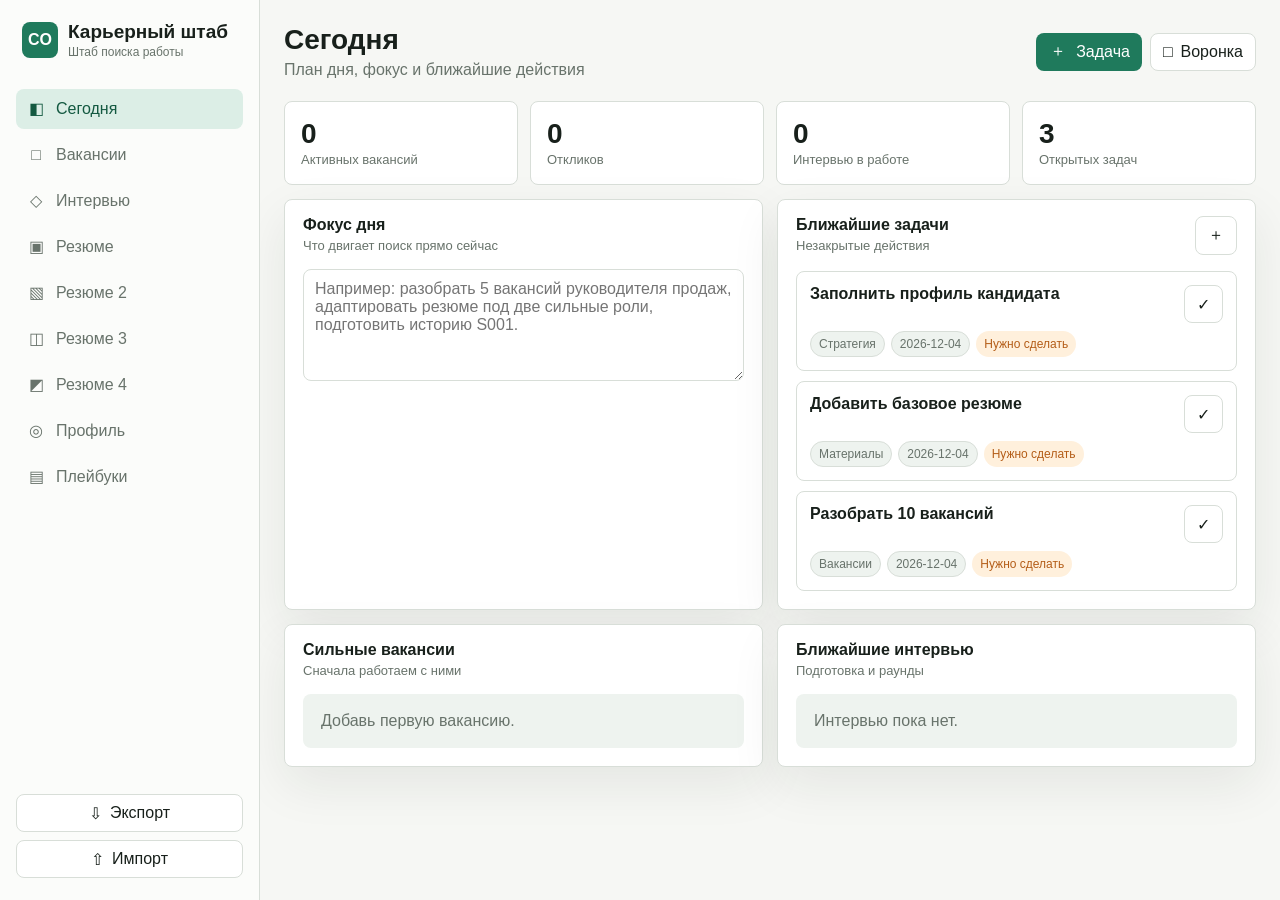
<file: career-ops/index.html>
<!doctype html>
<html lang="ru">
  <head>
    <meta charset="utf-8">
    <meta name="viewport" content="width=device-width, initial-scale=1">
    <title>Карьерный штаб</title>
    <link rel="stylesheet" href="./styles.css">
  </head>
  <body>
    <div id="app"></div>
    <script type="module" src="./app.js"></script>
  </body>
</html>
</file>
<file: career-ops/styles.css>
:root {
  color-scheme: light;
  --bg: #f6f7f4;
  --panel: #ffffff;
  --panel-soft: #eef3ef;
  --ink: #18201b;
  --muted: #68736b;
  --line: #d8ded8;
  --accent: #1f7a5c;
  --accent-strong: #145941;
  --accent-soft: #dceee6;
  --warn: #b45d18;
  --danger: #b4232a;
  --blue: #2463a6;
  --shadow: 0 18px 50px rgba(24, 32, 27, 0.08);
}

* {
  box-sizing: border-box;
}

html,
body,
#app {
  min-height: 100%;
}

body {
  margin: 0;
  background: var(--bg);
  color: var(--ink);
  font-family: Arial, Helvetica, sans-serif;
  letter-spacing: 0;
}

button,
input,
select,
textarea {
  font: inherit;
}

button {
  border: 0;
}

.app-shell {
  min-height: 100vh;
  display: grid;
  grid-template-columns: 260px minmax(0, 1fr);
}

.sidebar {
  position: sticky;
  top: 0;
  height: 100vh;
  padding: 22px 16px;
  border-right: 1px solid var(--line);
  background: #fbfcfa;
  display: flex;
  flex-direction: column;
  gap: 20px;
}

.brand {
  display: flex;
  align-items: center;
  gap: 10px;
  padding: 0 6px 10px;
}

.mark {
  width: 36px;
  height: 36px;
  border-radius: 8px;
  background: var(--accent);
  color: white;
  display: grid;
  place-items: center;
  font-weight: 800;
}

.brand h1 {
  margin: 0;
  font-size: 19px;
  line-height: 1.1;
}

.brand p {
  margin: 2px 0 0;
  color: var(--muted);
  font-size: 12px;
}

.nav {
  display: grid;
  gap: 6px;
}

.nav button {
  width: 100%;
  min-height: 40px;
  padding: 9px 10px;
  border-radius: 8px;
  background: transparent;
  color: var(--muted);
  display: flex;
  align-items: center;
  gap: 10px;
  cursor: pointer;
  text-align: left;
}

.nav button:hover,
.nav button.active {
  background: var(--accent-soft);
  color: var(--accent-strong);
}

.nav .ico,
.action .ico {
  width: 20px;
  flex: 0 0 20px;
  text-align: center;
}

.sidebar-footer {
  margin-top: auto;
  display: grid;
  gap: 8px;
}

.main {
  padding: 24px;
  min-width: 0;
}

.topbar {
  display: flex;
  align-items: center;
  justify-content: space-between;
  gap: 16px;
  margin-bottom: 22px;
}

.topbar h2 {
  margin: 0;
  font-size: 28px;
}

.topbar p {
  margin: 5px 0 0;
  color: var(--muted);
}

.toolbar {
  display: flex;
  gap: 8px;
  flex-wrap: wrap;
  justify-content: flex-end;
}

.action,
.ghost,
.danger {
  min-height: 38px;
  padding: 8px 12px;
  border-radius: 8px;
  cursor: pointer;
  display: inline-flex;
  align-items: center;
  justify-content: center;
  gap: 8px;
  white-space: nowrap;
}

.action {
  background: var(--accent);
  color: white;
}

.action:hover {
  background: var(--accent-strong);
}

.ghost {
  background: var(--panel);
  color: var(--ink);
  border: 1px solid var(--line);
}

.ghost:hover {
  border-color: #aab6ad;
}

.danger {
  background: #fff4f4;
  color: var(--danger);
  border: 1px solid #f0c8cb;
}

.grid {
  display: grid;
  gap: 14px;
}

.grid.two {
  grid-template-columns: repeat(2, minmax(0, 1fr));
}

.grid.three {
  grid-template-columns: repeat(3, minmax(0, 1fr));
}

.panel {
  background: var(--panel);
  border: 1px solid var(--line);
  border-radius: 8px;
  box-shadow: var(--shadow);
}

.panel-head {
  padding: 16px 18px 0;
  display: flex;
  justify-content: space-between;
  align-items: flex-start;
  gap: 14px;
}

.panel-head h3 {
  margin: 0;
  font-size: 16px;
}

.panel-head p {
  margin: 4px 0 0;
  color: var(--muted);
  font-size: 13px;
}

.panel-body {
  padding: 16px 18px 18px;
}

.kpis {
  display: grid;
  grid-template-columns: repeat(4, minmax(0, 1fr));
  gap: 12px;
  margin-bottom: 14px;
}

.kpi {
  padding: 16px;
  background: var(--panel);
  border: 1px solid var(--line);
  border-radius: 8px;
}

.kpi strong {
  display: block;
  font-size: 28px;
}

.kpi span {
  color: var(--muted);
  font-size: 13px;
}

.table-wrap {
  overflow-x: auto;
}

table {
  width: 100%;
  border-collapse: collapse;
  min-width: 760px;
}

th,
td {
  padding: 11px 10px;
  border-bottom: 1px solid var(--line);
  text-align: left;
  vertical-align: top;
  font-size: 14px;
}

th {
  color: var(--muted);
  font-size: 12px;
  text-transform: uppercase;
}

tr:last-child td {
  border-bottom: 0;
}

.status,
.fit {
  display: inline-flex;
  align-items: center;
  min-height: 24px;
  padding: 3px 8px;
  border-radius: 999px;
  font-size: 12px;
  white-space: nowrap;
}

.status {
  background: var(--panel-soft);
  color: var(--ink);
}

.status.good,
.fit.good {
  background: var(--accent-soft);
  color: var(--accent-strong);
}

.status.warn,
.fit.warn {
  background: #fff0dc;
  color: var(--warn);
}

.status.bad,
.fit.bad {
  background: #ffe8ea;
  color: var(--danger);
}

.empty {
  color: var(--muted);
  padding: 18px;
  background: var(--panel-soft);
  border-radius: 8px;
}

.form {
  display: grid;
  grid-template-columns: repeat(2, minmax(0, 1fr));
  gap: 12px;
}

.form .wide {
  grid-column: 1 / -1;
}

label {
  display: grid;
  gap: 6px;
  color: var(--muted);
  font-size: 13px;
}

input,
select,
textarea {
  width: 100%;
  border: 1px solid var(--line);
  border-radius: 8px;
  background: white;
  color: var(--ink);
  padding: 10px 11px;
  min-height: 40px;
}

textarea {
  min-height: 112px;
  resize: vertical;
}

input:focus,
select:focus,
textarea:focus {
  outline: 2px solid rgba(31, 122, 92, 0.18);
  border-color: var(--accent);
}

.card-list {
  display: grid;
  gap: 10px;
}

.item {
  padding: 13px;
  border: 1px solid var(--line);
  border-radius: 8px;
  background: #fff;
  display: grid;
  gap: 8px;
}

.item-title {
  display: flex;
  justify-content: space-between;
  gap: 12px;
}

.item-title strong {
  word-break: break-word;
}

.muted {
  color: var(--muted);
}

.small {
  font-size: 13px;
}

.chips {
  display: flex;
  gap: 6px;
  flex-wrap: wrap;
}

.chip {
  padding: 5px 8px;
  border: 1px solid var(--line);
  border-radius: 999px;
  background: var(--panel-soft);
  color: var(--muted);
  font-size: 12px;
}

.modal-backdrop {
  position: fixed;
  inset: 0;
  background: rgba(24, 32, 27, 0.36);
  display: grid;
  place-items: center;
  padding: 18px;
  z-index: 20;
}

.modal {
  width: min(760px, 100%);
  max-height: 92vh;
  overflow: auto;
  background: white;
  border-radius: 8px;
  box-shadow: 0 28px 90px rgba(0, 0, 0, 0.24);
  border: 1px solid var(--line);
}

.modal-head {
  padding: 18px 20px 0;
  display: flex;
  align-items: flex-start;
  justify-content: space-between;
  gap: 12px;
}

.modal-head h3 {
  margin: 0;
}

.modal-body {
  padding: 18px 20px 20px;
}

.close {
  width: 36px;
  height: 36px;
  border-radius: 8px;
  background: var(--panel-soft);
  cursor: pointer;
}

.playbook {
  display: grid;
  gap: 12px;
}

.resume-page {
  width: min(1040px, 100%);
  margin: 0 auto;
  background: #ffffff;
  border: 1px solid var(--line);
  border-radius: 8px;
  box-shadow: var(--shadow);
  overflow: hidden;
}

.resume-hero {
  background:
    linear-gradient(135deg, rgba(255, 255, 255, 0.08), rgba(255, 255, 255, 0) 42%),
    #173f35;
  color: #ffffff;
  padding: 38px 42px;
  display: grid;
  grid-template-columns: minmax(0, 1fr) 250px;
  gap: 28px;
  align-items: end;
}

.resume-kicker {
  margin: 0 0 8px;
  text-transform: uppercase;
  color: #a8d6c6;
  font-size: 12px;
  font-weight: 700;
  letter-spacing: 0;
}

.resume-hero h1 {
  margin: 0;
  font-size: 38px;
  line-height: 1.05;
}

.resume-role {
  margin: 10px 0 0;
  color: #dff1eb;
  font-size: 18px;
  line-height: 1.35;
}

.resume-contacts {
  display: flex;
  flex-wrap: wrap;
  gap: 8px;
  margin-top: 18px;
}

.resume-contacts span {
  border: 1px solid rgba(255, 255, 255, 0.24);
  background: rgba(255, 255, 255, 0.08);
  border-radius: 999px;
  padding: 6px 10px;
  font-size: 13px;
  color: #eef8f4;
}

.resume-summary-card {
  background: #ffffff;
  color: var(--ink);
  border-radius: 8px;
  padding: 18px;
  box-shadow: 0 18px 45px rgba(0, 0, 0, 0.18);
}

.resume-summary-card strong {
  display: block;
  color: var(--accent-strong);
  font-size: 32px;
  line-height: 1;
}

.resume-summary-card span {
  display: block;
  margin-top: 8px;
  color: var(--muted);
  line-height: 1.45;
}

.resume-strip {
  display: grid;
  grid-template-columns: 1fr 1fr 1.5fr;
  gap: 1px;
  background: var(--line);
  border-bottom: 1px solid var(--line);
}

.resume-strip div {
  padding: 14px 24px;
  background: #f8faf7;
}

.resume-strip strong,
.resume-strip span {
  display: block;
}

.resume-strip strong {
  font-size: 12px;
  color: var(--accent-strong);
  text-transform: uppercase;
}

.resume-strip span {
  margin-top: 4px;
  color: var(--ink);
  font-size: 14px;
}

.resume-section {
  padding: 24px 38px;
  border-bottom: 1px solid var(--line);
}

.resume-section h2 {
  margin: 0 0 14px;
  color: var(--accent-strong);
  font-size: 18px;
}

.resume-section p {
  margin: 0;
  line-height: 1.65;
}

.resume-body {
  display: grid;
  grid-template-columns: 300px minmax(0, 1fr);
  align-items: start;
}

.resume-aside {
  background: #f5f8f6;
  border-right: 1px solid var(--line);
  padding: 26px 24px;
  display: grid;
  gap: 24px;
}

.resume-aside section {
  display: grid;
  gap: 12px;
}

.resume-aside h2,
.resume-main h2 {
  margin: 0;
  color: var(--accent-strong);
  font-size: 16px;
}

.resume-main .resume-section {
  padding: 26px 30px;
}

.skill-group {
  display: grid;
  gap: 8px;
}

.skill-group h3 {
  margin: 0;
  font-size: 14px;
  color: var(--ink);
}

.skill-tags {
  display: flex;
  flex-wrap: wrap;
  gap: 7px;
}

.skill-tags span {
  padding: 6px 9px;
  border-radius: 999px;
  background: #ffffff;
  border: 1px solid var(--line);
  color: var(--muted);
  font-size: 12px;
}

.aside-item {
  display: grid;
  gap: 5px;
  padding: 12px;
  border-radius: 8px;
  background: #ffffff;
  border: 1px solid var(--line);
}

.aside-item strong {
  color: var(--accent-strong);
}

.aside-item span {
  color: var(--muted);
  line-height: 1.42;
  font-size: 13px;
}

.resume-achievements {
  display: grid;
  grid-template-columns: repeat(2, minmax(0, 1fr));
  gap: 12px;
}

.resume-achievements div {
  border: 1px solid var(--line);
  border-radius: 8px;
  padding: 14px;
  background: linear-gradient(180deg, #ffffff, #f8fbf9);
  border-left: 4px solid var(--accent);
}

.resume-achievements strong,
.resume-achievements span {
  display: block;
}

.resume-achievements strong {
  color: var(--accent-strong);
  margin-bottom: 7px;
}

.resume-achievements span {
  color: var(--muted);
  line-height: 1.45;
}

.timeline {
  display: grid;
  gap: 18px;
}

.timeline-item {
  display: grid;
  grid-template-columns: 126px minmax(0, 1fr);
  gap: 18px;
}

.timeline-period {
  color: var(--accent-strong);
  font-weight: 700;
  font-size: 14px;
  padding-top: 3px;
}

.timeline-content {
  border-left: 3px solid var(--accent-soft);
  padding-left: 18px;
}

.timeline-content h3 {
  margin: 0;
  font-size: 17px;
}

.timeline-content p {
  margin: 5px 0 12px;
  color: var(--muted);
  line-height: 1.45;
}

.role-list {
  display: grid;
  gap: 6px;
  margin-bottom: 12px;
}

.role-list div {
  display: grid;
  grid-template-columns: 140px minmax(0, 1fr);
  gap: 12px;
  padding: 8px 10px;
  background: #f8faf7;
  border-radius: 8px;
}

.role-list span {
  color: var(--muted);
  font-size: 13px;
}

.role-list strong {
  font-size: 14px;
}

.timeline-content ul,
.skill-columns ul,
.clean-list {
  margin: 0;
  padding: 0;
  list-style: none;
}

.timeline-content li,
.skill-columns li,
.clean-list li {
  position: relative;
  padding-left: 18px;
  margin: 7px 0;
  line-height: 1.45;
}

.timeline-content li::before,
.skill-columns li::before,
.clean-list li::before {
  content: "";
  position: absolute;
  left: 0;
  top: 0.62em;
  width: 7px;
  height: 7px;
  border-radius: 50%;
  background: var(--accent);
}

.skill-columns {
  display: grid;
  grid-template-columns: repeat(3, minmax(0, 1fr));
  gap: 14px;
}

.skill-columns > div {
  border: 1px solid var(--line);
  border-radius: 8px;
  padding: 14px;
}

.skill-columns h3 {
  margin: 0 0 10px;
  font-size: 15px;
}

.resume-grid {
  display: grid;
  grid-template-columns: 1.35fr 1fr;
}

.resume-grid .resume-section {
  border-bottom: 0;
}

.resume-grid .resume-section + .resume-section {
  border-left: 1px solid var(--line);
}

.edu-item {
  display: grid;
  gap: 5px;
  margin-bottom: 14px;
}

.edu-item strong {
  color: var(--accent-strong);
}

.edu-item span {
  line-height: 1.45;
}

.steps {
  counter-reset: step;
  display: grid;
  gap: 10px;
}

.step {
  counter-increment: step;
  padding: 12px 12px 12px 46px;
  border: 1px solid var(--line);
  border-radius: 8px;
  background: white;
  position: relative;
}

.step::before {
  content: counter(step);
  position: absolute;
  left: 12px;
  top: 12px;
  width: 22px;
  height: 22px;
  border-radius: 50%;
  display: grid;
  place-items: center;
  background: var(--accent);
  color: white;
  font-size: 12px;
  font-weight: 700;
}

.toast {
  position: fixed;
  right: 18px;
  bottom: 18px;
  background: var(--ink);
  color: white;
  padding: 12px 14px;
  border-radius: 8px;
  box-shadow: var(--shadow);
  z-index: 30;
}

.mobile-nav {
  display: none;
  margin-bottom: 14px;
}

@media (max-width: 980px) {
  .app-shell {
    grid-template-columns: 1fr;
  }

  .sidebar {
    display: none;
  }

  .mobile-nav {
    display: block;
  }

  .main {
    padding: 16px;
  }

  .topbar {
    align-items: flex-start;
    flex-direction: column;
  }

  .toolbar {
    justify-content: flex-start;
  }

  .kpis,
  .grid.two,
  .grid.three {
    grid-template-columns: 1fr;
  }

  .form {
    grid-template-columns: 1fr;
  }

  .topbar h2 {
    font-size: 24px;
  }

  .resume-hero,
  .resume-strip,
  .resume-body,
  .resume-grid,
  .resume-achievements,
  .skill-columns,
  .timeline-item {
    grid-template-columns: 1fr;
  }

  .resume-hero,
  .resume-section {
    padding: 22px;
  }

  .resume-aside {
    border-right: 0;
    border-bottom: 1px solid var(--line);
  }

  .resume-hero h1 {
    font-size: 30px;
  }

  .resume-grid .resume-section + .resume-section {
    border-left: 0;
    border-top: 1px solid var(--line);
  }

  .role-list div {
    grid-template-columns: 1fr;
  }
}

@media print {
  body {
    background: #ffffff;
  }

  .sidebar,
  .topbar,
  .mobile-nav {
    display: none !important;
  }

  .app-shell {
    display: block;
  }

  .main {
    padding: 0;
  }

  .resume-page {
    width: 100%;
    border: 0;
    border-radius: 0;
    box-shadow: none;
  }

  .resume-hero {
    print-color-adjust: exact;
    -webkit-print-color-adjust: exact;
  }

  .resume-section,
  .resume-aside,
  .timeline-item,
  .resume-achievements div,
  .skill-columns > div {
    break-inside: avoid;
  }
}

.resume-document {
  max-width: 820px;
  margin: 0 auto;
  background: #ffffff;
  padding: 40px 45px;
  box-shadow: 0 4px 12px rgba(0, 0, 0, 0.08);
  border-radius: 6px;
  color: #2c3e50;
  line-height: 1.45;
  font-family: "Segoe UI", "Helvetica Neue", Arial, sans-serif;
}

.resume-document h1 {
  margin: 0 0 8px;
  font-size: 26px;
  color: #1a365d;
  text-align: left;
  font-weight: 700;
}

.resume-doc-top {
  display: grid;
  grid-template-columns: 150px minmax(0, 1fr);
  gap: 24px;
  align-items: center;
  margin-bottom: 18px;
}

.resume-photo {
  margin: 0;
  overflow: hidden;
  background: #eef2f6;
  border: 1px solid #d6dde5;
  display: grid;
  place-items: center;
}

.resume-photo img {
  width: 100%;
  height: 100%;
  object-fit: cover;
  display: block;
}

.resume-photo span {
  display: none;
  place-items: center;
  width: 100%;
  height: 100%;
  color: #1a365d;
  font-weight: 800;
}

.resume-doc-photo {
  width: 138px;
  height: 166px;
  border-radius: 6px;
}

.resume-doc-photo span {
  font-size: 28px;
}

.resume-doc-header-info {
  text-align: left;
  font-size: 14px;
  color: #555555;
  margin-bottom: 0;
}

.resume-doc-contact-row {
  margin: 4px 0;
}

.resume-doc-meta-row {
  text-align: center;
  font-size: 14px;
  margin-bottom: 22px;
  color: #444444;
}

.resume-doc-title {
  font-size: 18px;
  font-weight: 700;
  color: #1a365d;
  border-bottom: 2px solid #e0e4e8;
  padding-bottom: 6px;
  margin: 28px 0 16px;
  text-transform: uppercase;
  letter-spacing: 0.5px;
}

.resume-document p {
  margin: 0 0 10px;
}

.resume-doc-job {
  margin-bottom: 22px;
  break-inside: avoid;
}

.resume-doc-job-header {
  display: flex;
  justify-content: space-between;
  align-items: baseline;
  flex-wrap: wrap;
  gap: 8px;
}

.resume-doc-job-title {
  font-weight: 700;
  font-size: 16px;
}

.resume-doc-company {
  font-style: italic;
  color: #444444;
  margin: 6px 0;
}

.resume-doc-job-period {
  font-size: 13px;
  color: #666666;
  font-weight: 500;
}

.resume-document ul {
  margin: 6px 0 10px 18px;
  padding: 0;
}

.resume-document li {
  margin-bottom: 5px;
}

.resume-doc-skills-grid {
  display: grid;
  grid-template-columns: repeat(3, 1fr);
  gap: 16px;
  margin-bottom: 20px;
}

.resume-doc-skill-col h3 {
  font-size: 15px;
  margin: 0 0 8px;
  color: #1a365d;
  font-weight: 600;
}

.resume-doc-skill-col ul {
  margin: 0 0 12px 18px;
}

.resume-doc-edu-item {
  margin-bottom: 12px;
}

.resume-doc-edu-year {
  font-weight: 600;
  color: #444444;
}

.resume-doc-edu-univ {
  font-weight: 600;
}

.resume-doc-edu-spec {
  font-style: italic;
  color: #555555;
}

.resume-doc-achievements-list {
  list-style: none;
  margin: 0;
  padding: 0;
}

.resume-doc-achievements-list li {
  margin-bottom: 8px;
  padding-left: 20px;
  position: relative;
}

.resume-doc-achievements-list li::before {
  content: "◆";
  position: absolute;
  left: 0;
  top: 0;
  color: #1a365d;
  font-size: 12px;
}

.resume-doc-additional-info ul {
  list-style: none;
  margin: 0;
  padding: 0;
  display: grid;
  grid-template-columns: 1fr 1fr;
  gap: 6px 20px;
}

.resume-doc-additional-info li::before {
  content: "•";
  margin-right: 8px;
  color: #666666;
}

.resume-doc-footer-note {
  font-size: 12px;
  color: #888888;
  margin-top: 32px;
  border-top: 1px solid #e0e4e8;
  padding-top: 12px;
  text-align: center;
}

@media (max-width: 780px) {
  .resume-document {
    padding: 26px 22px;
  }

  .resume-doc-skills-grid,
  .resume-doc-additional-info ul {
    grid-template-columns: 1fr;
  }
}

@media print {
  .resume-document {
    box-shadow: none;
    padding: 20px;
    max-width: 100%;
    border-radius: 0;
  }

  .resume-doc-title {
    break-after: avoid;
  }

  .resume-doc-job {
    break-inside: avoid;
  }
}

.resume-qwen {
  max-width: 820px;
  margin: 0 auto;
  background: #ffffff;
  border: 1px solid #e6e8eb;
  border-radius: 6px;
  box-shadow: 0 8px 28px rgba(24, 32, 27, 0.08);
  padding: 30px 34px 34px;
  color: #1f2933;
  font-family: "Segoe UI", Arial, sans-serif;
  font-size: 14px;
  line-height: 1.55;
}

.resume-qwen-header {
  border-bottom: 1px solid #dfe4ea;
  padding-bottom: 16px;
}

.resume-qwen-doc-label {
  font-size: 20px;
  font-weight: 700;
  margin-bottom: 18px;
}

.resume-qwen h1 {
  font-size: 17px;
  margin: 0 0 12px;
  color: #111827;
  font-weight: 800;
  letter-spacing: 0;
}

.resume-qwen-top {
  display: grid;
  grid-template-columns: 126px minmax(0, 1fr);
  gap: 18px;
  align-items: center;
  margin-bottom: 12px;
}

.resume-qwen-photo {
  width: 114px;
  height: 136px;
  border-radius: 5px;
}

.resume-qwen-photo span {
  font-size: 22px;
}

.resume-qwen-lines {
  color: #374151;
  display: grid;
  gap: 4px;
  margin-bottom: 12px;
}

.resume-qwen p {
  margin: 7px 0;
}

.resume-qwen-section {
  border-bottom: 1px solid #dfe4ea;
  padding: 18px 0;
}

.resume-qwen-section h2 {
  margin: 0 0 14px;
  color: #111827;
  font-size: 15px;
  text-transform: uppercase;
  letter-spacing: 0;
}

.resume-qwen-job {
  padding: 6px 0 16px;
  border-bottom: 1px solid #edf0f3;
  break-inside: avoid;
}

.resume-qwen-job:last-child {
  border-bottom: 0;
  padding-bottom: 0;
}

.resume-qwen-job h3 {
  margin: 0 0 10px;
  font-size: 14px;
  color: #111827;
}

.resume-qwen-job h4 {
  margin: 12px 0 8px;
  color: #0f4d86;
  font-size: 13px;
}

.resume-qwen ul {
  margin: 8px 0 0 18px;
  padding: 0;
}

.resume-qwen li {
  margin-bottom: 6px;
}

.resume-qwen-checks {
  list-style: none;
  margin-left: 0 !important;
}

.resume-qwen-checks li {
  position: relative;
  padding-left: 22px;
}

.resume-qwen-checks li::before {
  content: "✅";
  position: absolute;
  left: 0;
  top: 0;
  font-size: 12px;
}

.resume-qwen-table,
.resume-qwen-skill-table {
  width: 100%;
  min-width: 0;
  border-collapse: separate;
  border-spacing: 0;
  border: 1px solid #dfe4ea;
  border-radius: 8px;
  overflow: hidden;
  margin: 12px 0;
  font-size: 13px;
}

.resume-qwen-table th,
.resume-qwen-table td,
.resume-qwen-skill-table th,
.resume-qwen-skill-table td {
  padding: 9px 11px;
  border-bottom: 1px solid #e8edf2;
  text-align: left;
  vertical-align: top;
}

.resume-qwen-table th,
.resume-qwen-skill-table th {
  background: #f5f7fa;
  color: #111827;
  font-weight: 700;
  text-align: center;
}

.resume-qwen-table tr:last-child td,
.resume-qwen-skill-table tr:last-child td {
  border-bottom: 0;
}

.resume-qwen-skill-table td {
  width: 33.333%;
}

.resume-qwen-note {
  margin-top: 20px;
  padding: 12px 14px;
  border-left: 3px solid #d6a21b;
  color: #6b7280;
  background: #fbfaf5;
  font-style: italic;
}

.resume-qwen-ready {
  margin-top: 18px;
  padding: 12px 14px;
  background: #f7fbf7;
  border: 1px solid #d8ead8;
  border-radius: 6px;
}

.resume-qwen-ready ul {
  margin-top: 6px;
}

@media (max-width: 820px) {
  .resume-qwen {
    padding: 22px 18px;
  }

  .resume-qwen-skill-table {
    font-size: 12px;
  }

  .resume-doc-top,
  .resume-qwen-top {
    grid-template-columns: 1fr;
    justify-items: center;
    text-align: center;
  }

  .resume-document h1,
  .resume-doc-header-info {
    text-align: center;
  }
}

@media print {
  .resume-qwen {
    box-shadow: none;
    border: 0;
    border-radius: 0;
    padding: 18px;
    max-width: 100%;
    font-size: 12px;
  }

  .resume-qwen-section,
  .resume-qwen-job,
  .resume-qwen-table,
  .resume-qwen-skill-table {
    break-inside: avoid;
  }

  .resume-photo {
    print-color-adjust: exact;
    -webkit-print-color-adjust: exact;
  }
}

.resume-word {
  max-width: 820px;
  margin: 0 auto;
  background: #ffffff;
  color: #263544;
  border: 1px solid #dde4ec;
  border-radius: 6px;
  box-shadow: 0 4px 16px rgba(20, 39, 60, 0.08);
  padding: 34px 42px;
  font-family: "Segoe UI", Arial, sans-serif;
  line-height: 1.48;
}

.resume-word-header {
  display: grid;
  grid-template-columns: minmax(0, 1fr) 142px;
  gap: 24px;
  align-items: center;
  border-bottom: 3px solid #1a365d;
  padding-bottom: 18px;
}

.resume-word h1 {
  margin: 0;
  color: #1a365d;
  font-size: 26px;
  line-height: 1.12;
}

.resume-word-position {
  margin: 8px 0 12px;
  color: #334e68;
  font-size: 16px;
  font-weight: 600;
}

.resume-word-contact {
  display: flex;
  flex-wrap: wrap;
  gap: 6px 14px;
  color: #52616f;
  font-size: 13px;
}

.resume-word-photo {
  width: 132px;
  height: 158px;
  border-radius: 4px;
}

.resume-word-meta {
  display: grid;
  grid-template-columns: repeat(3, minmax(0, 1fr));
  gap: 8px;
  padding: 12px 0;
  border-bottom: 1px solid #dde4ec;
  font-size: 13px;
}

.resume-word-section {
  padding: 18px 0;
  border-bottom: 1px solid #e6ecf2;
}

.resume-word-section h2 {
  margin: 0 0 12px;
  color: #1a365d;
  font-size: 16px;
  text-transform: uppercase;
  letter-spacing: 0.4px;
}

.resume-word-section p {
  margin: 0 0 8px;
}

.resume-word-competencies {
  display: flex;
  flex-wrap: wrap;
  gap: 8px;
}

.resume-word-competencies span {
  padding: 6px 9px;
  border: 1px solid #d8e0ea;
  background: #f6f8fb;
  border-radius: 4px;
  color: #334e68;
  font-size: 13px;
}

.resume-word-job {
  margin-bottom: 16px;
  break-inside: avoid;
}

.resume-word-job:last-child {
  margin-bottom: 0;
}

.resume-word-job-head {
  display: flex;
  justify-content: space-between;
  gap: 16px;
  align-items: baseline;
}

.resume-word-job-head strong {
  color: #1f2933;
  font-size: 15px;
}

.resume-word-job-head span {
  color: #64748b;
  font-size: 13px;
  white-space: nowrap;
}

.resume-word-job em {
  color: #52616f;
}

.resume-word ul {
  margin: 8px 0 0 18px;
  padding: 0;
}

.resume-word li {
  margin-bottom: 5px;
}

.resume-word-table {
  width: 100%;
  min-width: 0;
  border-collapse: collapse;
  border: 1px solid #dde4ec;
  font-size: 13px;
}

.resume-word-table th,
.resume-word-table td {
  padding: 8px 10px;
  border: 1px solid #dde4ec;
  vertical-align: top;
}

.resume-word-table th {
  background: #f1f5f9;
  color: #1a365d;
  text-align: left;
}

.resume-word-grid {
  display: grid;
  grid-template-columns: 1.25fr 1fr;
  gap: 24px;
}

.resume-word-grid .resume-word-section {
  border-bottom: 0;
}

@media (max-width: 820px) {
  .resume-word {
    padding: 24px 20px;
  }

  .resume-word-header,
  .resume-word-meta,
  .resume-word-grid {
    grid-template-columns: 1fr;
  }

  .resume-word-photo {
    order: -1;
  }

  .resume-word-job-head {
    flex-direction: column;
    gap: 4px;
  }
}

@media print {
  .resume-word {
    box-shadow: none;
    border: 0;
    border-radius: 0;
    padding: 18px;
    max-width: 100%;
    font-size: 12px;
  }

  .resume-word-section,
  .resume-word-job,
  .resume-word-table {
    break-inside: avoid;
  }
}

.resume-exec {
  max-width: 900px;
  margin: 0 auto;
  background: #fbfcfd;
  color: #1d2733;
  border: 1px solid #d7dee8;
  border-radius: 8px;
  box-shadow: 0 10px 28px rgba(20, 35, 55, 0.1);
  padding: 34px;
  font-family: "Segoe UI", Arial, sans-serif;
  line-height: 1.45;
}

.resume-exec-hero {
  display: grid;
  grid-template-columns: minmax(0, 1fr) 158px;
  gap: 26px;
  align-items: center;
  padding: 26px;
  background: #12324b;
  color: #ffffff;
  border-radius: 8px;
}

.resume-exec-kicker {
  margin: 0 0 10px;
  color: #9bc2d9;
  font-size: 12px;
  font-weight: 700;
  letter-spacing: 1.4px;
  text-transform: uppercase;
}

.resume-exec h1 {
  margin: 0;
  color: #ffffff;
  font-size: 28px;
  line-height: 1.1;
}

.resume-exec-title > p:not(.resume-exec-kicker) {
  margin: 10px 0 14px;
  color: #e3edf4;
  font-size: 16px;
  font-weight: 600;
}

.resume-exec-contact {
  display: flex;
  flex-wrap: wrap;
  gap: 8px;
  font-size: 12px;
}

.resume-exec-contact span {
  border: 1px solid rgba(255, 255, 255, 0.2);
  background: rgba(255, 255, 255, 0.08);
  border-radius: 4px;
  padding: 5px 8px;
}

.resume-exec-photo {
  width: 150px;
  height: 178px;
  border-radius: 6px;
  border: 3px solid rgba(255, 255, 255, 0.7);
  background: #ffffff;
}

.resume-exec-block {
  display: grid;
  grid-template-columns: minmax(0, 1.35fr) minmax(260px, 0.65fr);
  gap: 22px;
  padding: 24px 0 20px;
  border-bottom: 1px solid #dde4ec;
}

.resume-exec h2 {
  margin: 0 0 12px;
  color: #12324b;
  font-size: 15px;
  letter-spacing: 0.8px;
  text-transform: uppercase;
}

.resume-exec p {
  margin: 0 0 9px;
}

.resume-exec-metrics {
  display: grid;
  grid-template-columns: 1fr 1fr;
  gap: 10px;
}

.resume-exec-metrics div {
  padding: 12px;
  border: 1px solid #dce4ed;
  border-radius: 6px;
  background: #ffffff;
}

.resume-exec-metrics strong {
  display: block;
  color: #0f5f86;
  font-size: 20px;
}

.resume-exec-metrics span {
  display: block;
  margin-top: 3px;
  color: #52616f;
  font-size: 12px;
}

.resume-exec-cards {
  display: grid;
  grid-template-columns: repeat(3, minmax(0, 1fr));
  gap: 12px;
  padding: 18px 0;
  border-bottom: 1px solid #dde4ec;
}

.resume-exec-card {
  background: #ffffff;
  border: 1px solid #dce4ed;
  border-radius: 6px;
  padding: 14px;
}

.resume-exec-card h3 {
  margin: 0 0 8px;
  color: #12324b;
  font-size: 14px;
}

.resume-exec-card p {
  color: #3d4d5f;
  font-size: 13px;
}

.resume-exec-section {
  padding: 22px 0;
  border-bottom: 1px solid #dde4ec;
}

.resume-exec-job {
  padding: 16px 0;
  border-bottom: 1px solid #e8edf3;
  break-inside: avoid;
}

.resume-exec-job:first-of-type {
  padding-top: 0;
}

.resume-exec-job:last-child {
  border-bottom: 0;
  padding-bottom: 0;
}

.resume-exec-job-head {
  display: grid;
  grid-template-columns: 168px minmax(0, 1fr);
  gap: 18px;
  align-items: baseline;
}

.resume-exec-job-head div {
  color: #52616f;
  font-size: 13px;
}

.resume-exec-job-head strong,
.resume-exec-job-head span {
  display: block;
}

.resume-exec-job-head h3 {
  margin: 0;
  color: #1d2733;
  font-size: 16px;
}

.resume-exec-role {
  color: #12324b;
  font-weight: 700;
}

.resume-exec ul {
  margin: 8px 0 0 18px;
  padding: 0;
}

.resume-exec li {
  margin-bottom: 5px;
}

.resume-exec-projects {
  padding-top: 22px;
}

.resume-exec-skill-grid,
.resume-exec-bottom {
  display: grid;
  grid-template-columns: repeat(3, minmax(0, 1fr));
  gap: 14px;
}

.resume-exec-skill-col {
  background: #ffffff;
  border: 1px solid #dce4ed;
  border-radius: 6px;
  padding: 14px;
}

.resume-exec-skill-col h3 {
  margin: 0 0 8px;
  color: #12324b;
  font-size: 14px;
}

.resume-exec-bottom {
  grid-template-columns: 1.25fr 1fr;
  padding-top: 22px;
}

.resume-exec-bottom > div {
  background: #ffffff;
  border: 1px solid #dce4ed;
  border-radius: 6px;
  padding: 16px;
}

@media (max-width: 860px) {
  .resume-exec {
    padding: 20px;
  }

  .resume-exec-hero,
  .resume-exec-block,
  .resume-exec-cards,
  .resume-exec-skill-grid,
  .resume-exec-bottom,
  .resume-exec-job-head {
    grid-template-columns: 1fr;
  }

  .resume-exec-photo {
    order: -1;
  }
}

@media print {
  .resume-exec {
    box-shadow: none;
    border: 0;
    border-radius: 0;
    padding: 18px;
    max-width: 100%;
    font-size: 12px;
  }

  .resume-exec-hero {
    border-radius: 0;
    padding: 20px;
  }

  .resume-exec-section,
  .resume-exec-job,
  .resume-exec-card,
  .resume-exec-skill-col {
    break-inside: avoid;
  }
}
</file>
